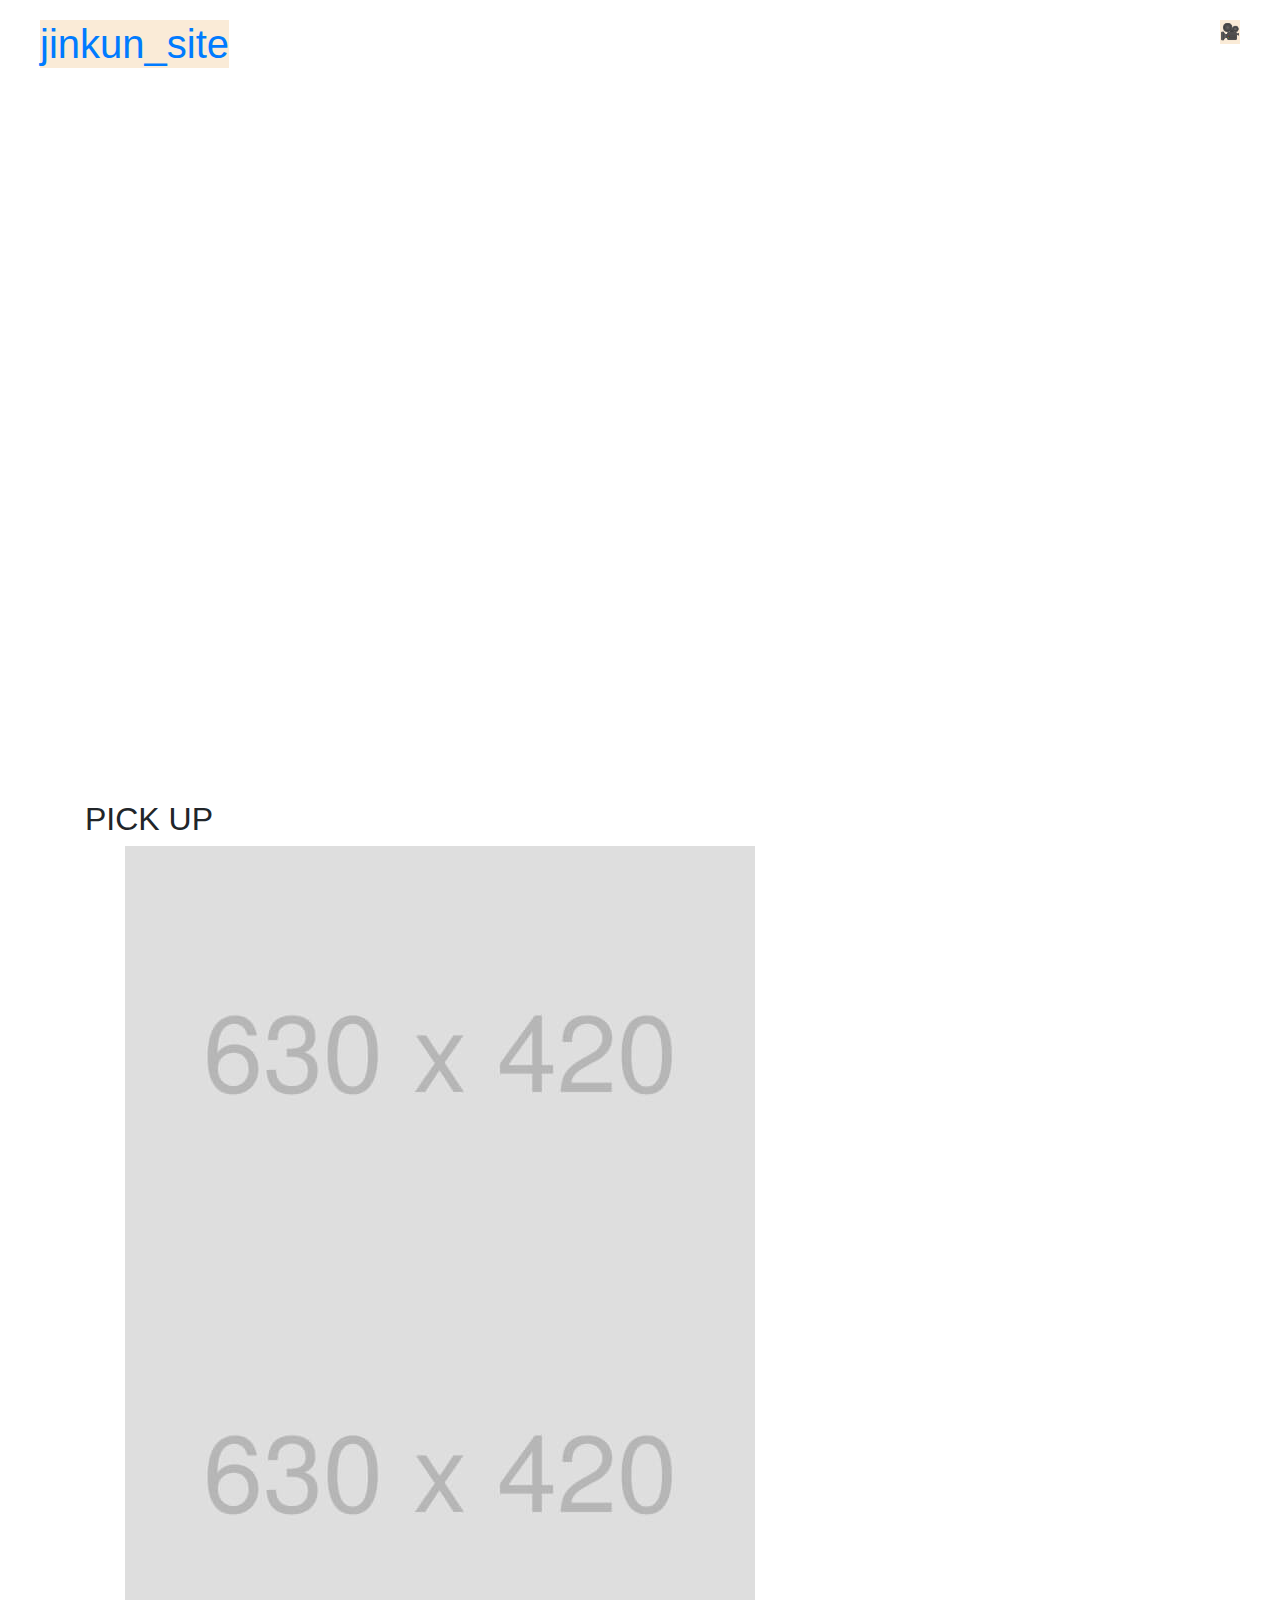
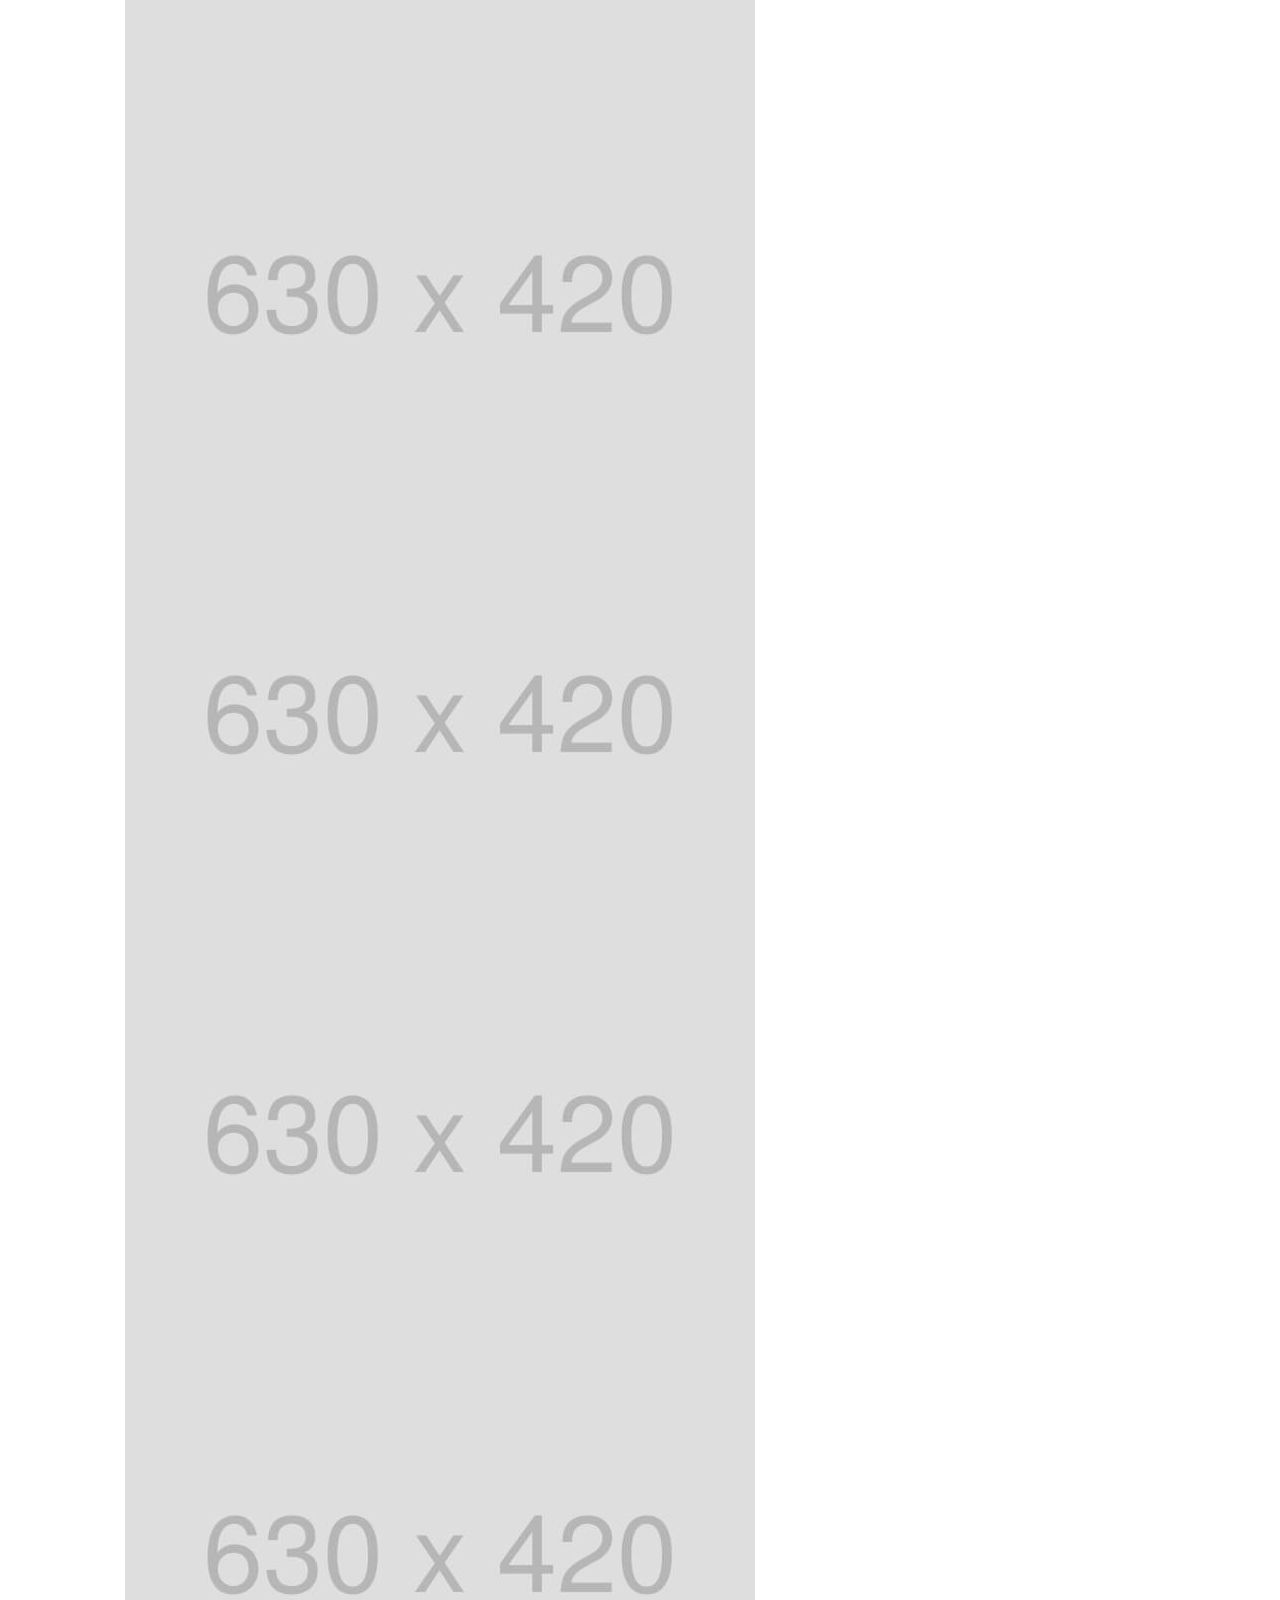
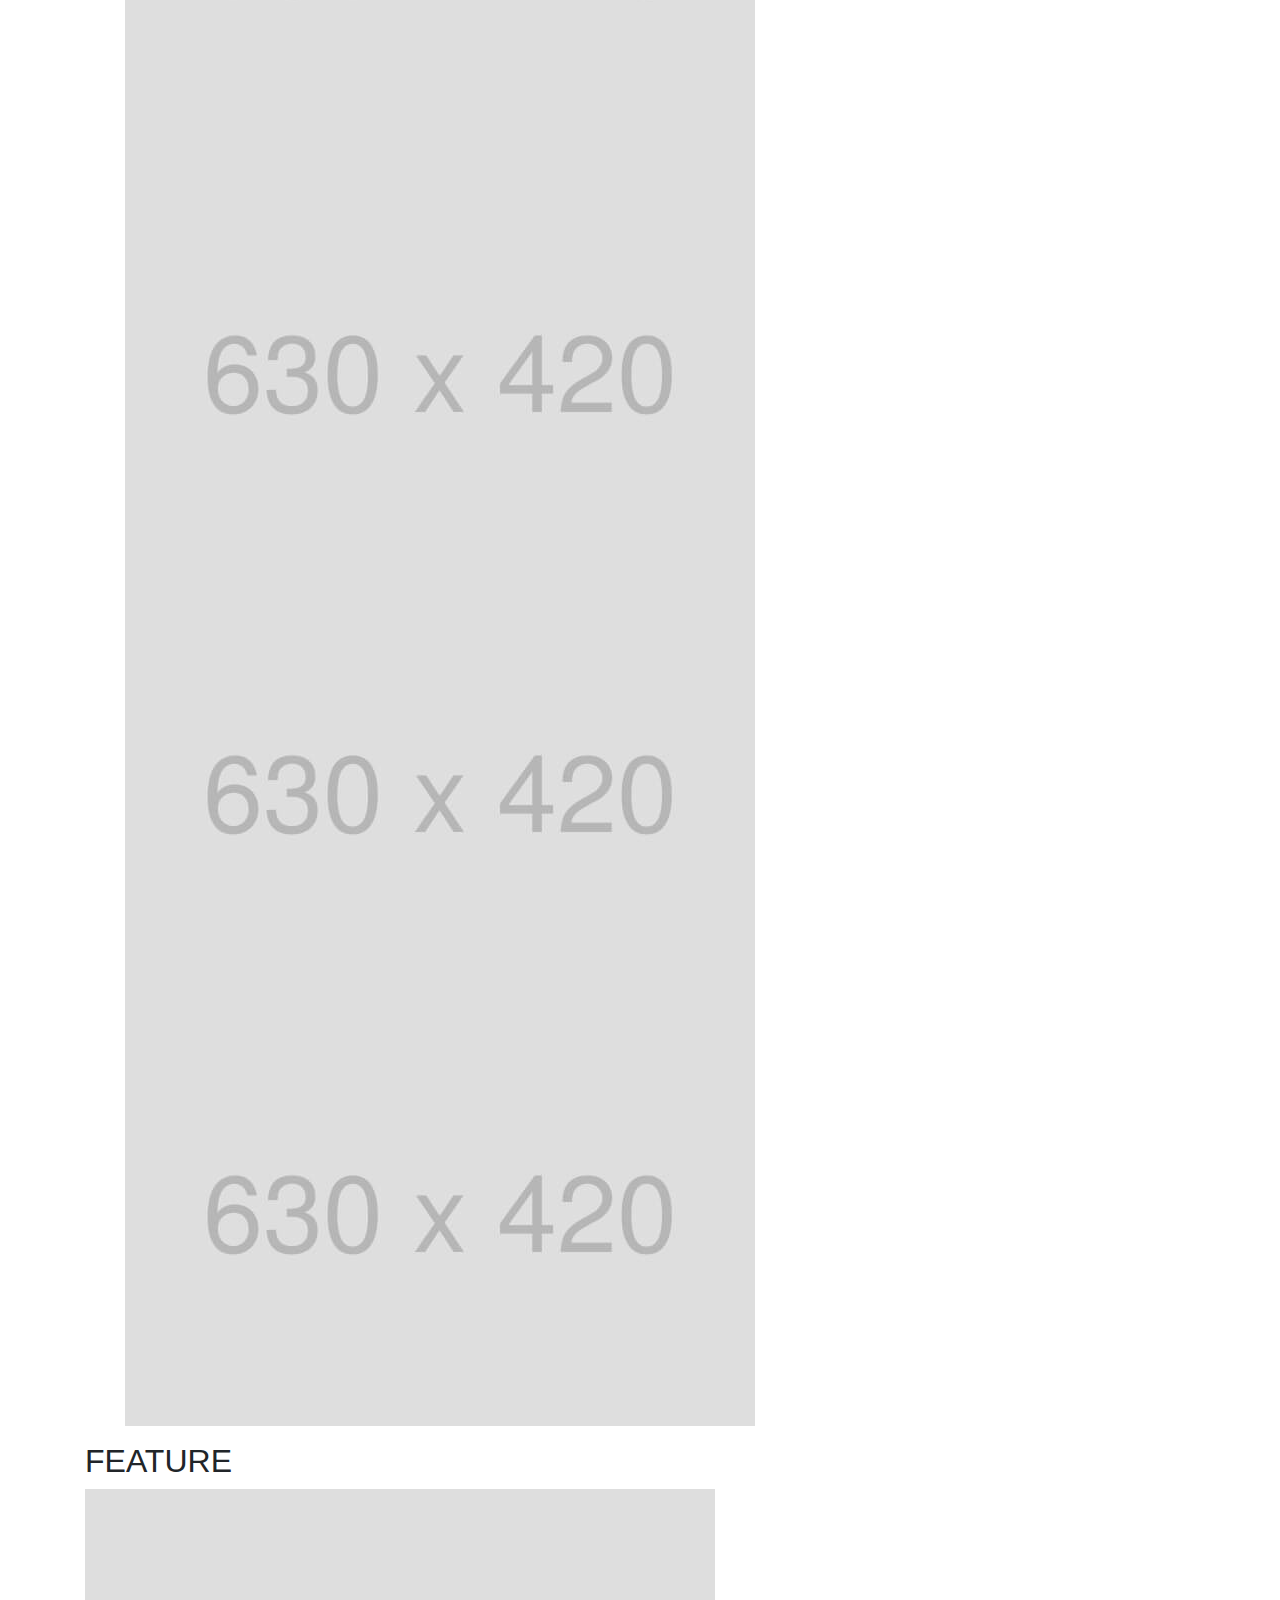
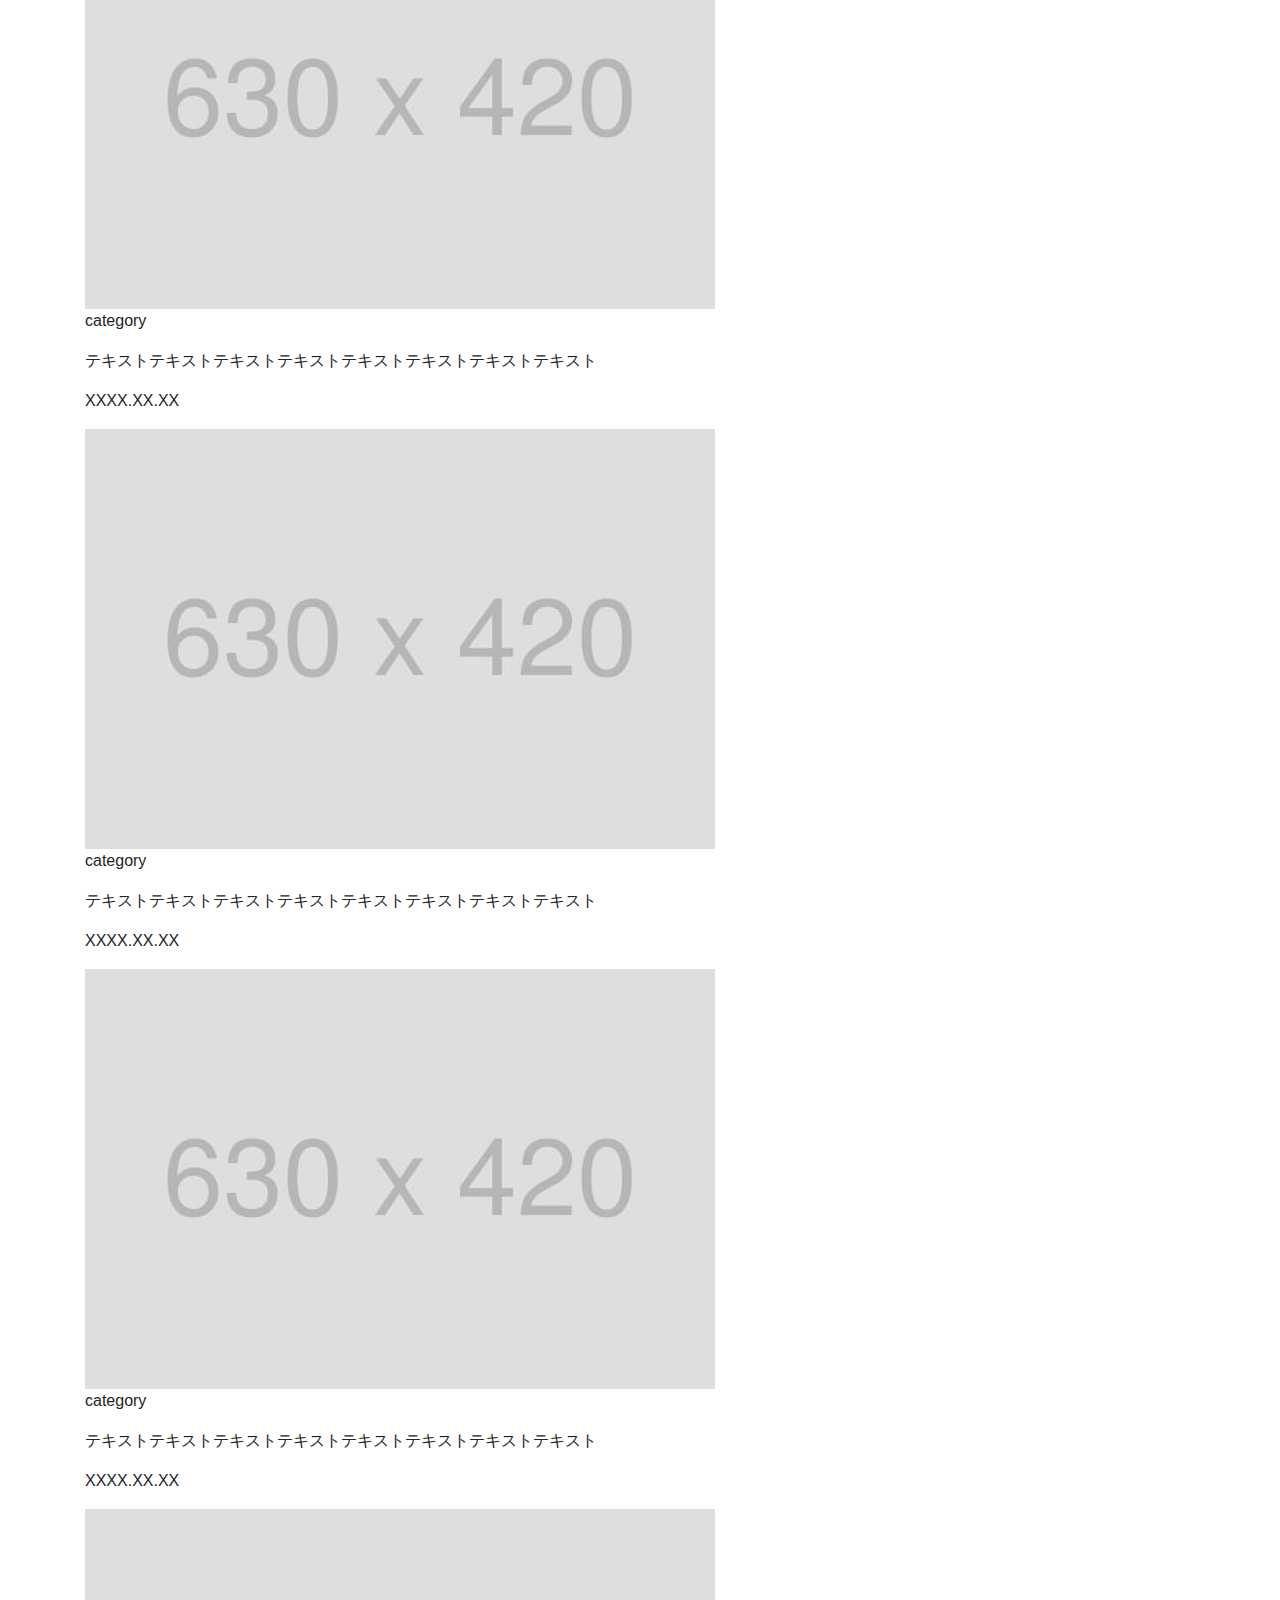
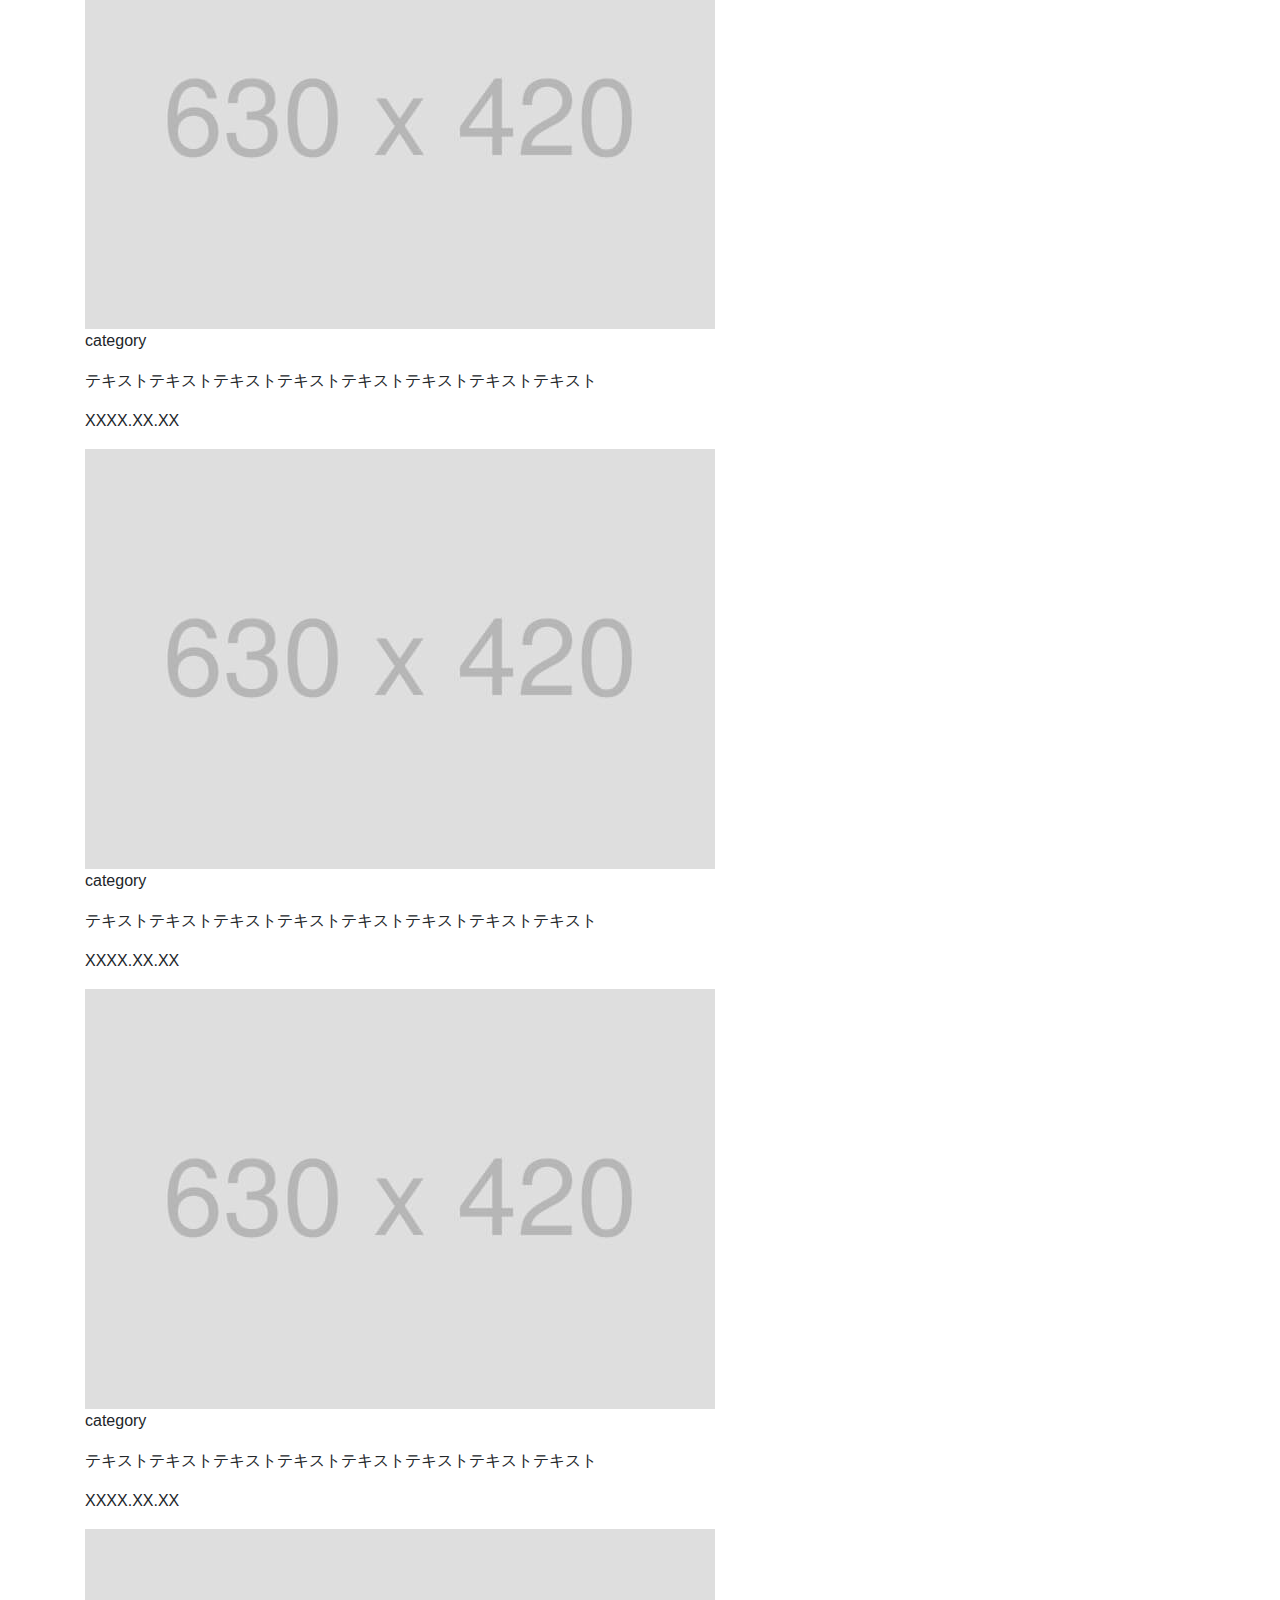
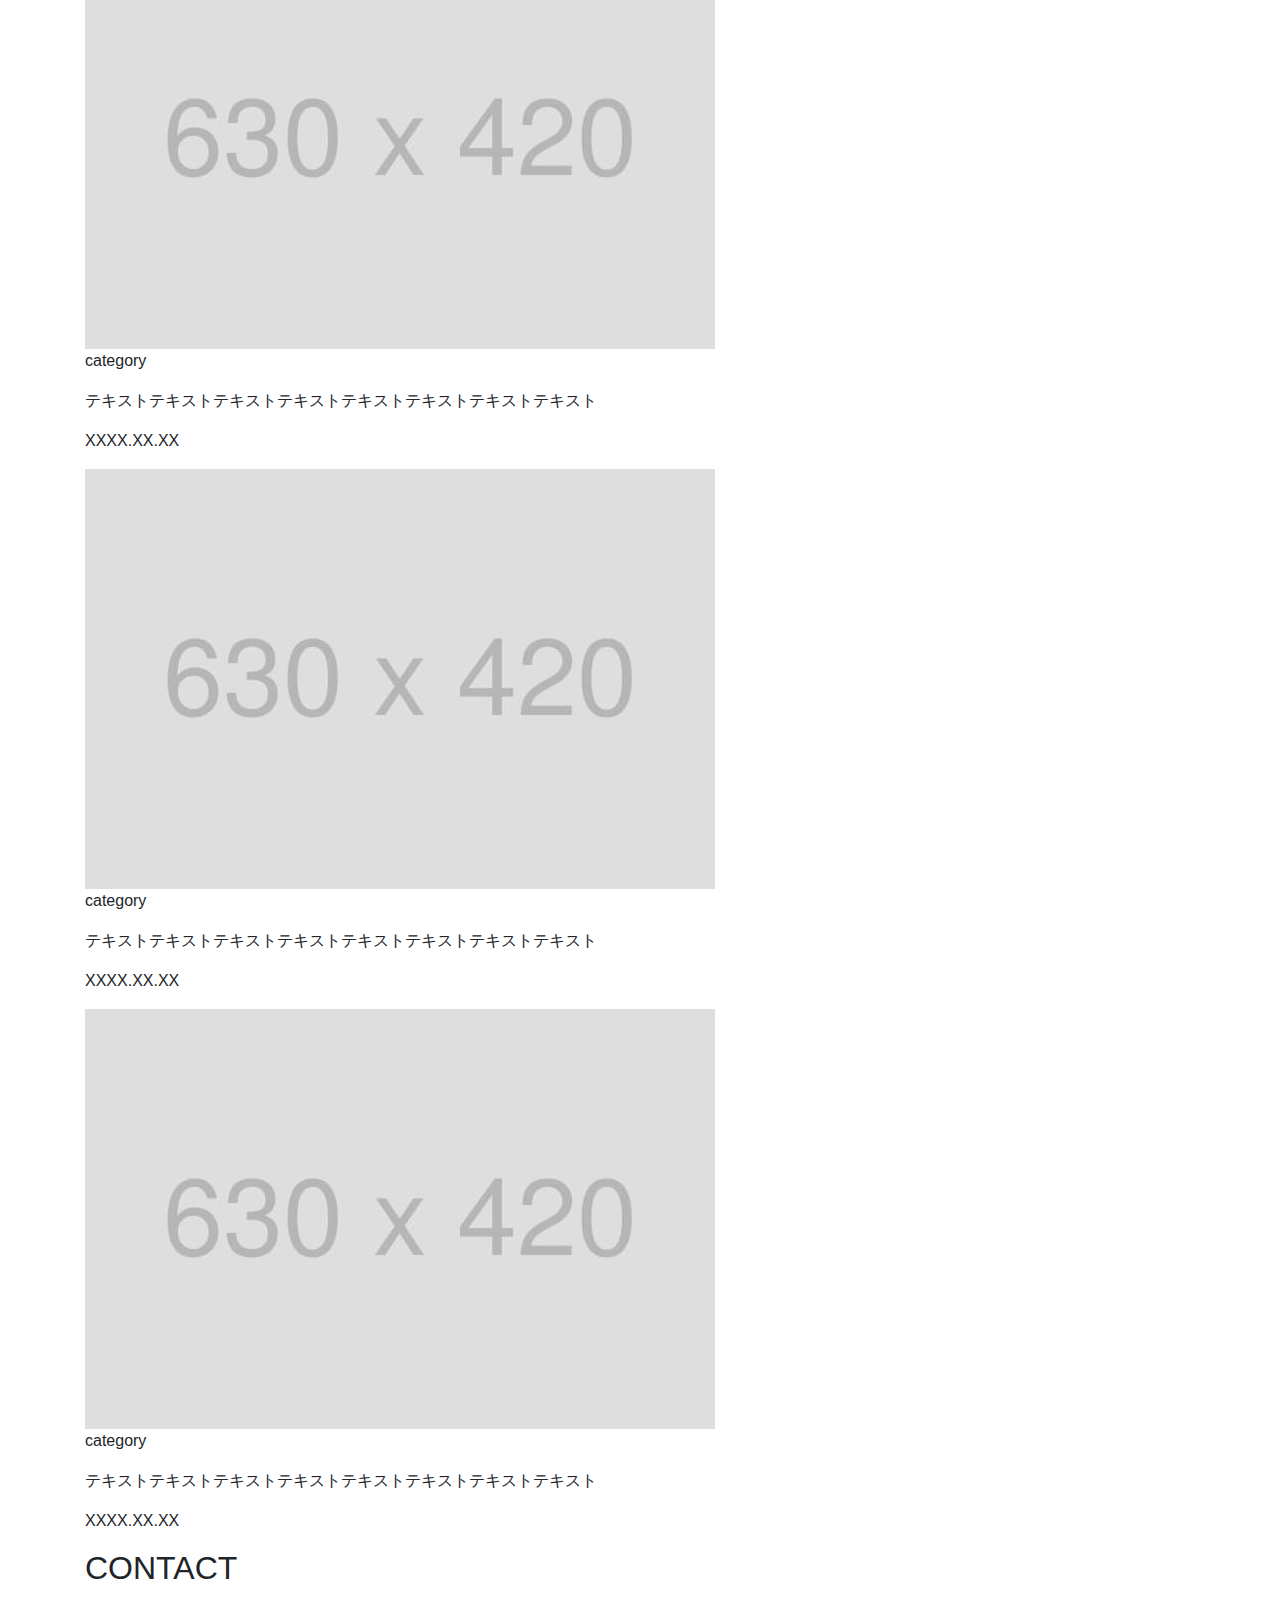
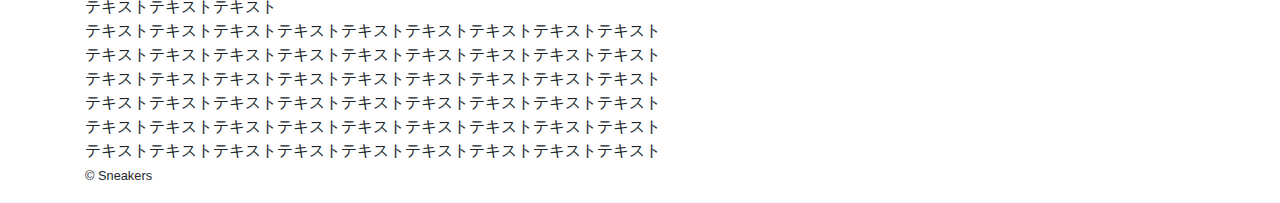
<file: test_site/index.html>
<!DOCTYPE html>
<html lang="en">
<head>
  <meta charset="UTF-8">
  <meta http-equiv="X-UA-Compatible" content="IE=edge">
  <meta name="viewport" content="width=device-width, initial-scale=1.0">
  <link rel="icon" type="image/png" href="img/favicon.png" sizes="16x16" />
  <link rel="stylesheet" href="css/style.css">
  <!-- BootstrapのCSS読み込み -->
  <link rel="stylesheet" href="https://stackpath.bootstrapcdn.com/bootstrap/4.5.2/css/bootstrap.min.css" integrity="sha384-JcKb8q3iqJ61gNV9KGb8thSsNjpSL0n8PARn9HuZOnIxN0hoP+VmmDGMN5t9UJ0Z" crossorigin="anonymous">
  <title>jinkun_site</title>
</head>
<body>
  <div class="container">
    <header>
      <h1 id="logo"><a href="#logo">jinkun_site</a></h1>
      <nav class="nav-right">
        <div class="humberger">🎥</div>
        <ul class="nav-modal">
          <li><a href="#pickup">PICK UP</a></li>
          <li><a href="#feature">FEATURE</a></li>
          <li><a href="#contact">CONTACT</a></li>
        </ul>
      </nav>
    </header>
    <div id="main">
      <div id="video-area">
        <video class="video" src=""></video>
      </div>
      <section id="pickup">
        <h2>PICK UP</h2>
        <ul>
          <li><img src="img/pickup1.jpg" alt="pickup"></li>
          <li><img src="img/pickup2.jpg" alt="pickup"></li>
          <li><img src="img/pickup3.jpg" alt="pickup"></li>
          <li><img src="img/pickup4.jpg" alt="pickup"></li>
          <li><img src="img/pickup5.jpg" alt="pickup"></li>
          <li><img src="img/pickup6.jpg" alt="pickup"></li>
          <li><img src="img/pickup7.jpg" alt="pickup"></li>
          <li><img src="img/pickup8.jpg" alt="pickup"></li>
          <li><img src="img/pickup9.jpg" alt="pickup"></li>
        </ul>
      </section>
      <section id="feature">
        <h2>FEATURE</h2>
          <div class="item">
            <div class="grit_img">
              <img src="img/feature1.jpg" alt="feature">
            </div>
            <div class="grit-text-box">
              <p class="grit-category">category</p>
              <p class="grit-text">テキストテキストテキストテキストテキストテキストテキストテキスト</p>
              <p class="grit-date">XXXX.XX.XX</p>
            </div>
          </div>
          <div class="item">
            <div class="grit_img">
              <img src="img/feature2.jpg" alt="feature">
            </div>
            <div class="grit-text-box">
              <p class="grit-category">category</p>
              <p class="grit-text">テキストテキストテキストテキストテキストテキストテキストテキスト</p>
              <p class="grit-date">XXXX.XX.XX</p>
            </div>
          </div>
          <div class="item">
            <div class="grit_img">
              <img src="img/feature3.jpg" alt="feature">
            </div>
            <div class="grit-text-box">
              <p class="grit-category">category</p>
              <p class="grit-text">テキストテキストテキストテキストテキストテキストテキストテキスト</p>
              <p class="grit-date">XXXX.XX.XX</p>
            </div>
          </div>
          <div class="item">
            <div class="grit_img">
              <img src="img/feature4.jpg" alt="feature">
            </div>
            <div class="grit-text-box">
              <p class="grit-category">category</p>
              <p class="grit-text">テキストテキストテキストテキストテキストテキストテキストテキスト</p>
              <p class="grit-date">XXXX.XX.XX</p>
            </div>
          </div>
          <div class="item">
            <div class="grit_img">
              <img src="img/feature5.jpg" alt="feature">
            </div>
            <div class="grit-text-box">
              <p class="grit-category">category</p>
              <p class="grit-text">テキストテキストテキストテキストテキストテキストテキストテキスト</p>
              <p class="grit-date">XXXX.XX.XX</p>
            </div>
          </div>
          <div class="item">
            <div class="grit_img">
              <img src="img/feature6.jpg" alt="feature">
            </div>
            <div class="grit-text-box">
              <p class="grit-category">category</p>
              <p class="grit-text">テキストテキストテキストテキストテキストテキストテキストテキスト</p>
              <p class="grit-date">XXXX.XX.XX</p>
            </div>
          </div>
          <div class="item">
            <div class="grit_img">
              <img src="img/feature7.jpg" alt="feature">
            </div>
            <div class="grit-text-box">
              <p class="grit-category">category</p>
              <p class="grit-text">テキストテキストテキストテキストテキストテキストテキストテキスト</p>
              <p class="grit-date">XXXX.XX.XX</p>
            </div>
          </div>
          <div class="item">
            <div class="grit_img">
              <img src="img/feature8.jpg" alt="feature">
            </div>
            <div class="grit-text-box">
              <p class="grit-category">category</p>
              <p class="grit-text">テキストテキストテキストテキストテキストテキストテキストテキスト</p>
              <p class="grit-date">XXXX.XX.XX</p>
            </div>
          </div>
          <div class="item">
            <div class="grit_img">
              <img src="img/feature9.jpg" alt="feature">
            </div>
            <div class="grit-text-box">
              <p class="grit-category">category</p>
              <p class="grit-text">テキストテキストテキストテキストテキストテキストテキストテキスト</p>
              <p class="grit-date">XXXX.XX.XX</p>
            </div>
          </div>
      </section>
      <section id="contact">
        <h2>CONTACT</h2>
        <div class="contact-info">
          <div class="contact-text-top">テキストテキストテキスト</div>
          <div class="contact-text-sub">テキストテキストテキストテキストテキストテキストテキストテキストテキスト<br>テキストテキストテキストテキストテキストテキストテキストテキストテキスト<br>テキストテキストテキストテキストテキストテキストテキストテキストテキスト</div>
          <div class="contact-text-sub2">テキストテキストテキストテキストテキストテキストテキストテキストテキスト<br>テキストテキストテキストテキストテキストテキストテキストテキストテキスト<br>テキストテキストテキストテキストテキストテキストテキストテキストテキスト</div>
        </div>
        <div class="contact-form"></div>
      </section>
    </div>
    <footer>
      <p><small>&copy; Sneakers</small></p>
    </footer>
  </div>
  <!-- BootstrapのJavascript読み込み -->
  <script src="https://stackpath.bootstrapcdn.com/bootstrap/4.5.2/js/bootstrap.min.js" integrity="sha384-B4gt1jrGC7Jh4AgTPSdUtOBvfO8shuf57BaghqFfPlYxofvL8/KUEfYiJOMMV+rV" crossorigin="anonymous"></script>
</body>
</html>
</file>
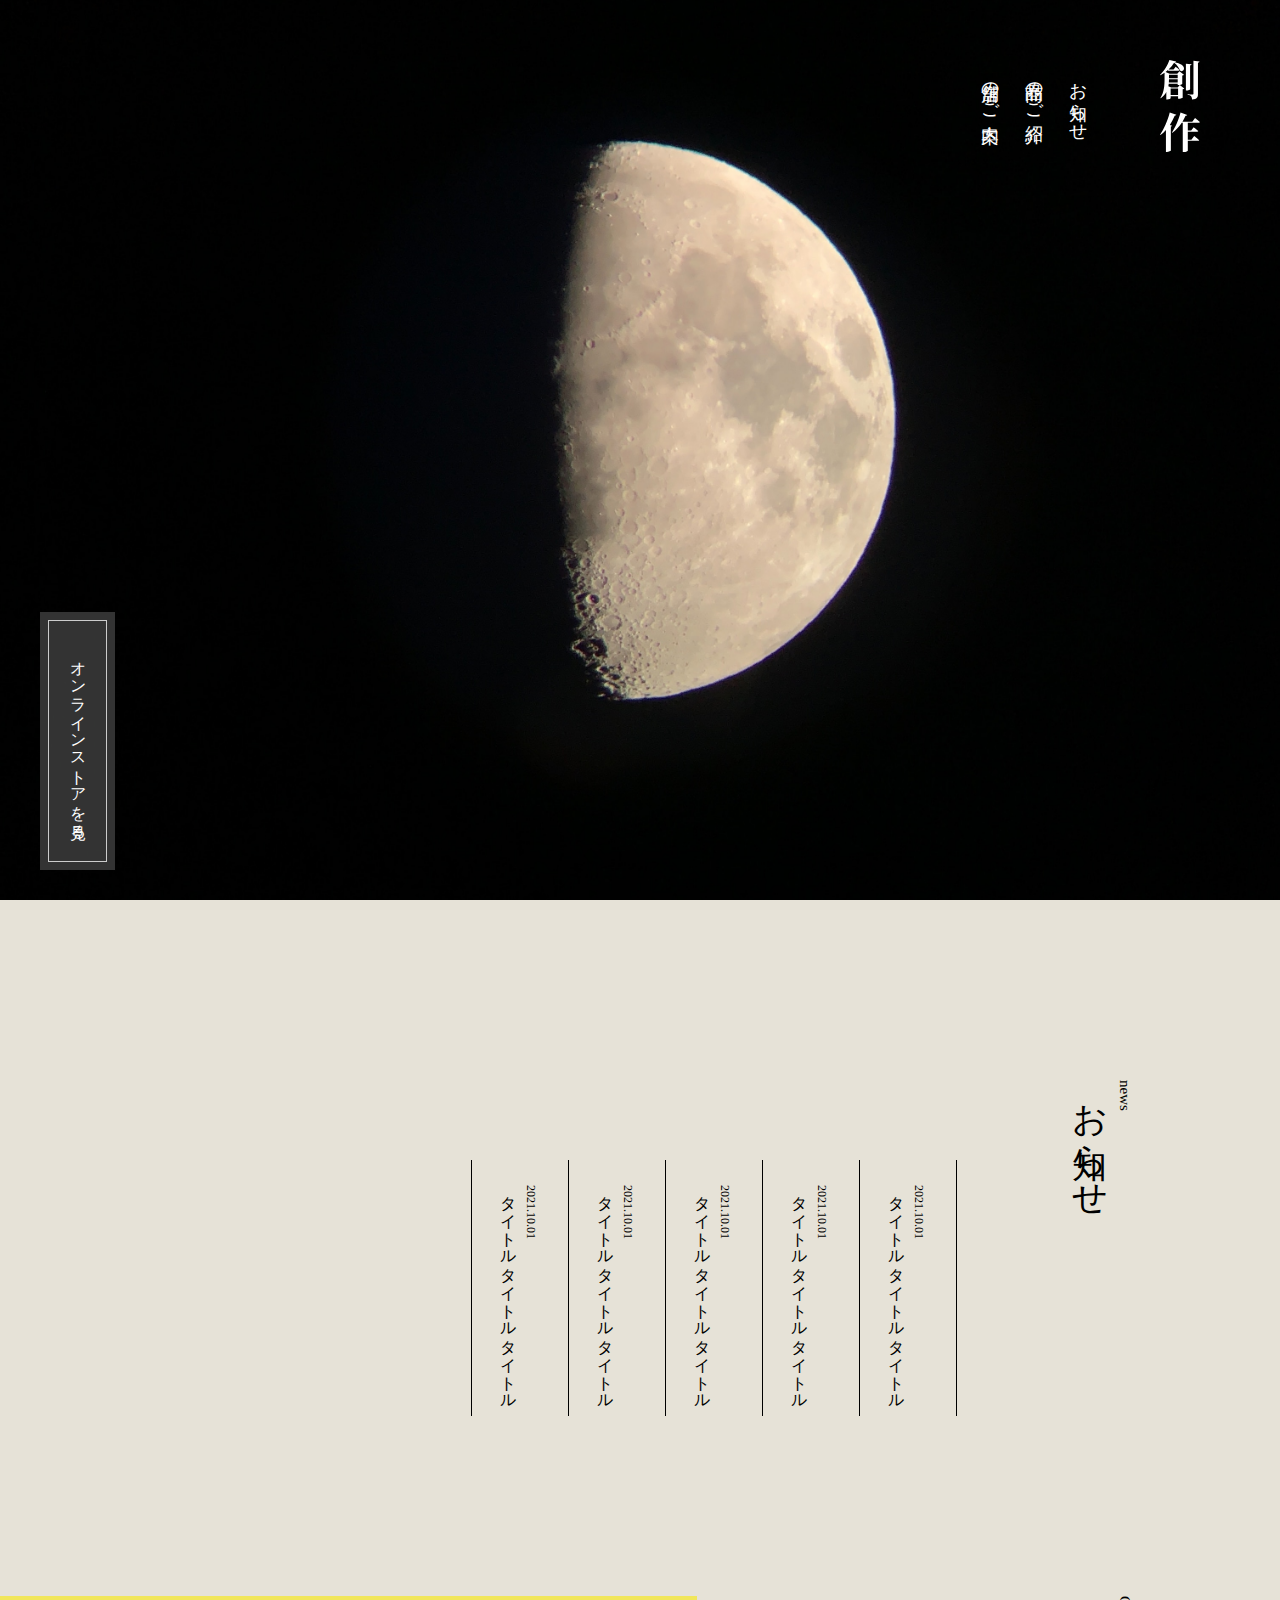
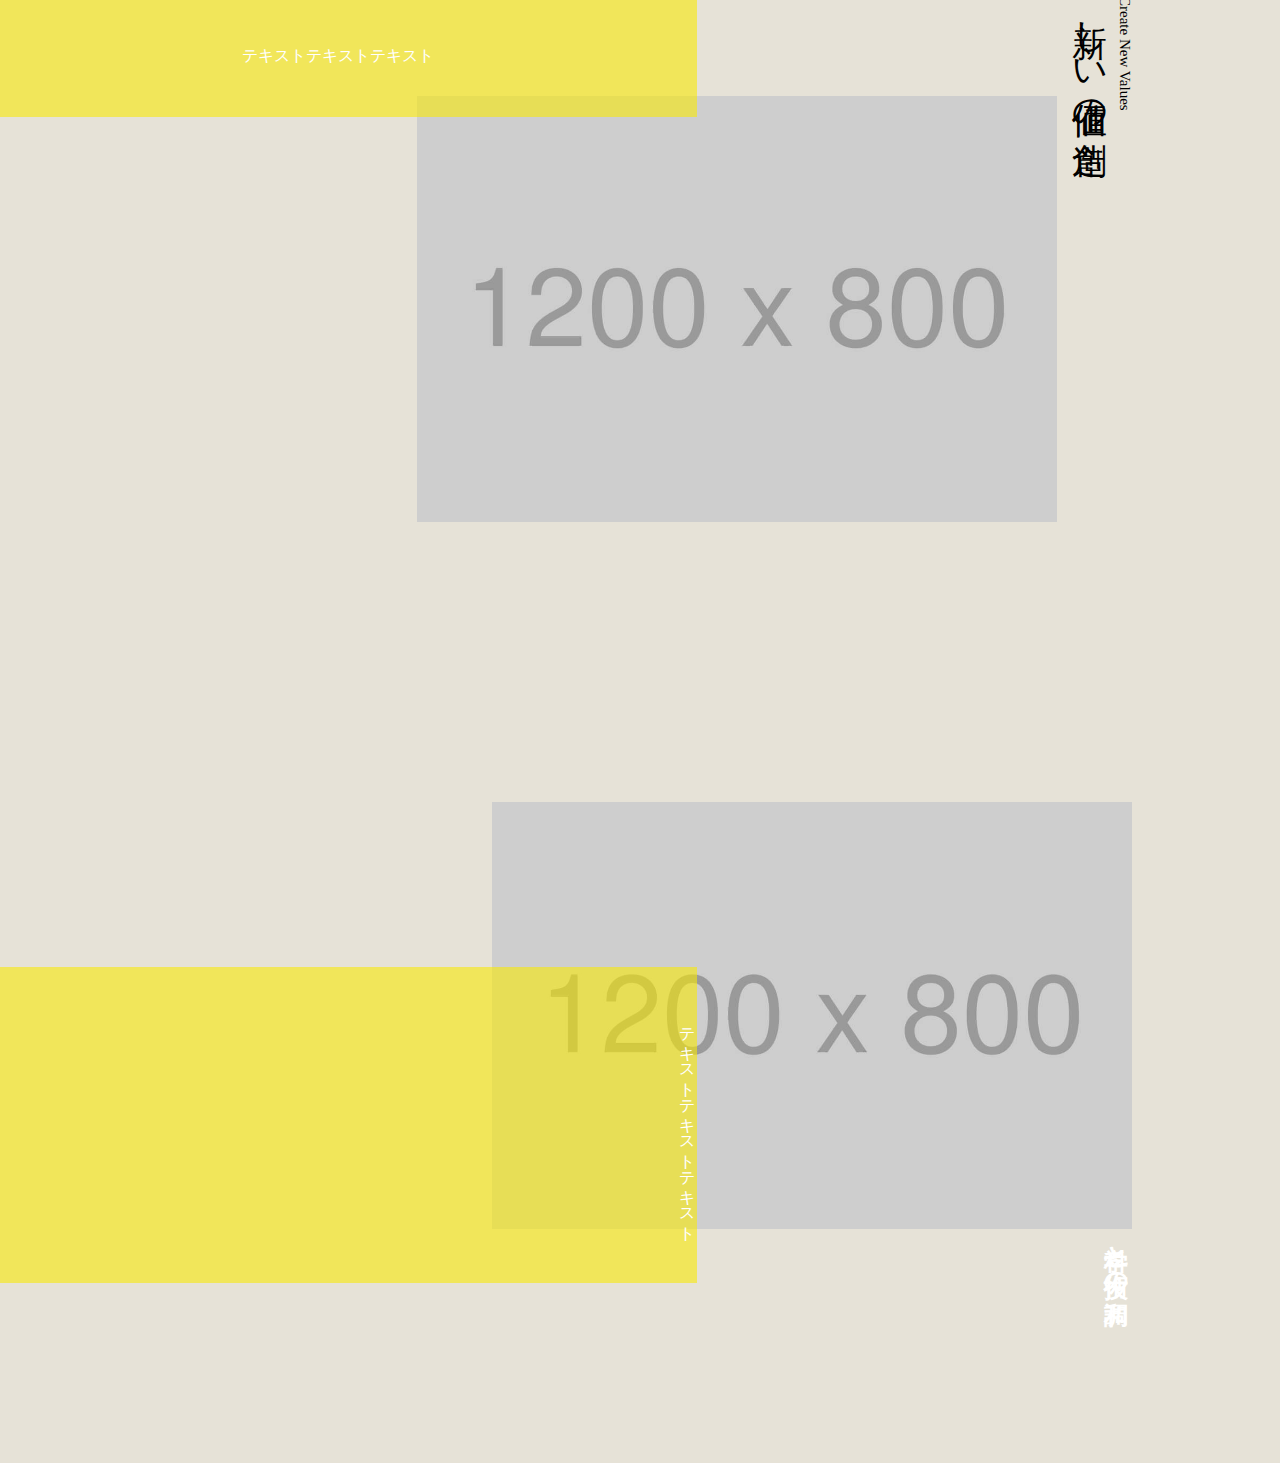
<file: pref_site/html/index.html>
<!DOCTYPE html>
<html lang="en">
<head>
  <meta charset="UTF-8">
  <meta http-equiv="X-UA-Compatible" content="IE=edge">
  <meta name="viewport" content="width=device-width, initial-scale=1.0">
  <link rel="icon" href="../img/favicon.ico" />
  <link rel="stylesheet" href="../css/reset.min.css" type="text/css">
  <link rel="stylesheet" href="../css/style.css" type="text/css">
  <title>創作</title>
</head>
<body>
  <header>
    <h1 class="logo"><img src="../img/logo.svg" alt=""></h1>
    <nav>
      <ul>
        <li><a href="#news">お知らせ</a></li>
        <li><a href="#products1">商品のご紹介</a></li>
        <li><a href="#shop">店舗のご案内</a></li>
      </ul>
    </nav>
    <div class="btn_online"><a href="">オンラインストアを見る</a></div>
  </header>
  <main>
    <section id="news" class="wrapper">
      <h2 class="sub_title"><span class="en">news</span><span class="ja">お知らせ</span></h2>
      <dl class="list">
        <dt>2021.10.01</dt>
        <dd>タイトルタイトルタイトル</dd>
        <dt>2021.10.01</dt>
        <dd>タイトルタイトルタイトル</dd>
        <dt>2021.10.01</dt>
        <dd>タイトルタイトルタイトル</dd>
        <dt>2021.10.01</dt>
        <dd>タイトルタイトルタイトル</dd>
        <dt>2021.10.01</dt>
        <dd>タイトルタイトルタイトル</dd>
      </dl>
    </section>
    <section id="products1" class="products wrapper">
      <h2 class="sub_title"><span class="en">Create New Values</span><span class="ja">新しい価値の創造</span></h2>
      <h2 class="section_title"></h2>
      <img src="../img/products1.jpg" alt="">
      <p class="text">テキストテキストテキスト</p>
    </section>
    <section id="products2" class="products wrapper">
      <h2 class="section_title2">科学と技術の調和</h2>
      <img src="../img/products2.jpg" alt="">
      <p class="text">テキストテキストテキスト</p>
    </section>

    <div id="shop">

    </div>
  </main>
  <footer>

  </footer>
</body>
</html>
</file>
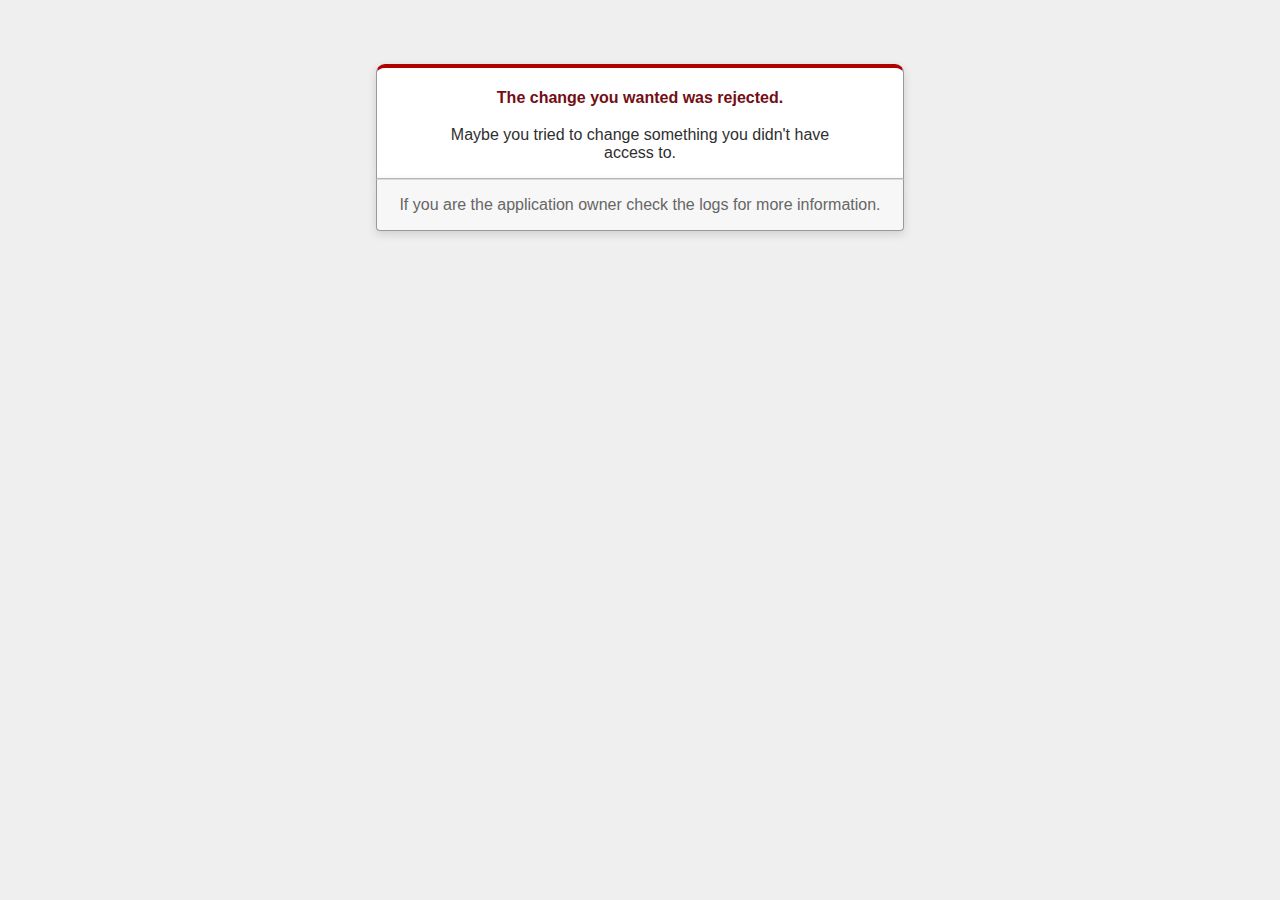
<file: mondai/public/422.html>
<!DOCTYPE html>
<html>
<head>
  <title>The change you wanted was rejected (422)</title>
  <meta name="viewport" content="width=device-width,initial-scale=1">
  <style>
  .rails-default-error-page {
    background-color: #EFEFEF;
    color: #2E2F30;
    text-align: center;
    font-family: arial, sans-serif;
    margin: 0;
  }

  .rails-default-error-page div.dialog {
    width: 95%;
    max-width: 33em;
    margin: 4em auto 0;
  }

  .rails-default-error-page div.dialog > div {
    border: 1px solid #CCC;
    border-right-color: #999;
    border-left-color: #999;
    border-bottom-color: #BBB;
    border-top: #B00100 solid 4px;
    border-top-left-radius: 9px;
    border-top-right-radius: 9px;
    background-color: white;
    padding: 7px 12% 0;
    box-shadow: 0 3px 8px rgba(50, 50, 50, 0.17);
  }

  .rails-default-error-page h1 {
    font-size: 100%;
    color: #730E15;
    line-height: 1.5em;
  }

  .rails-default-error-page div.dialog > p {
    margin: 0 0 1em;
    padding: 1em;
    background-color: #F7F7F7;
    border: 1px solid #CCC;
    border-right-color: #999;
    border-left-color: #999;
    border-bottom-color: #999;
    border-bottom-left-radius: 4px;
    border-bottom-right-radius: 4px;
    border-top-color: #DADADA;
    color: #666;
    box-shadow: 0 3px 8px rgba(50, 50, 50, 0.17);
  }
  </style>
</head>

<body class="rails-default-error-page">
  <!-- This file lives in public/422.html -->
  <div class="dialog">
    <div>
      <h1>The change you wanted was rejected.</h1>
      <p>Maybe you tried to change something you didn't have access to.</p>
    </div>
    <p>If you are the application owner check the logs for more information.</p>
  </div>
</body>
</html>
</file>
<file: test_site/css/style.css>
@charset "utf-8";
html {
	font-size: 100%;
}
ul{
  list-style: none;
}
#main{
  margin-top: 100px;
}
body {
  color: #121212;
  font-size: 0.9rem;
  line-height: 1.7;
}
a {
  color: #121212;
  text-decoration: none;
}
img {
  max-width: 100%;
}
li {
  list-style: none;
}
header {
  background-color: #121212;
  width: 100%;
  display: flex;
  justify-content: space-between;
  padding: 20px 40px;
  position: fixed;
  top: 0;
  right: 0;
  z-index: 10;
  background-color: #fff;
}
#logo{
  float: left;
  background-color: antiquewhite;
}
#video-area{
  height: 700px;
  width: 100%;
}
.video{
  height: 100vh;
  width:100%;
}
.nav,.humberger{
  float: right;
  background-color: antiquewhite;
}
.nav-modal{
  display: none;
}
</file>
<file: pref_site/css/style.css>
@charset "utf-8";


/* all */
html{
  font-size: 100%;
  font-family: 'Noto Serif JP';
  box-sizing: border-box;
}
body {
  background-color: #e6e2d7;
  color: #000;
  font-family: 'Noto Serif JP', serif;
}
img {
  max-width: 100%;
  vertical-align: bottom;
}

/* ヘッダー */
header {
  width: 100%;
  height: 100vh;
  background-image: url(../img/mainvisual-pc.jpg);
  background-size: cover;
  background-position: center center;
  background-repeat: no-repeat;
  padding: 60px 80px;
  margin-bottom: 180px;
  position: relative;
  writing-mode: vertical-rl;
  -webkit-writing-mode: vertical-rl;
  -moz-writing-mode: vertical-rl;
  -ms-writing-mode: tb-rl;
}
.logo{
  line-height: 1px;
  margin-left: 60px;
  width: 40px;
}
body {
  color: rgb(255, 255, 255);
	margin: 0;
	padding: 0;
	font-size: 100%;
}
a{
  text-decoration: none;
  color: rgb(255, 255, 255);
}
.btn_online{
  background: rgba(255,255,255,0.2);
  padding: 8px;
  position: absolute;
  left: 40px;
  bottom: 30px;
}
.btn_online a{
  display: block;
  border: solid 1px #ccc;
  padding: 30px 18px;
}
ul{
  padding: 10px;
  list-style: none;
}
nav ul li{
  margin-left: 20px;
  font-size: 18px;
}

/* main */
.wrapper {
  width: 90%;
  max-width: 1024px;
  margin: 0 auto;
  padding: 0 20px;
}
main{
  display: block;
}
#news{
  margin-bottom: 180px;
  color: #000;
  display: flex;
  flex-direction: row-reverse;
}
.list{
  padding: 80px 100px 0 0;
  writing-mode: vertical-rl;
  -webkit-writing-mode: vertical-rl;
}
.sub_title{
  font-weight: normal;
  color: #000;
  line-height: 1;
  writing-mode: vertical-rl;
  -webkit-writing-mode: vertical-rl;
}
.en{
  display: block;
  margin-left: 10px;
  font-size: 15px;
}
.ja{
  display: block;
  margin-left: 15px;
  font-size: 35px;
}
.list dt{
  border-right: solid 0.5px #000;
  padding: 25px 30px 15px 5px;
  font-size: 12px;
}
.list dd{
  padding: 25px 0 15px 25px;
}
.list dd:last-child {
  border-left: solid 0.5px #000;
}
.products {
  display: flex;
  margin-bottom: 180px;
}
.products img {
  width: 65%;
  margin-top: 100px;
  position: relative;
}
#products1{
  flex-direction: row-reverse;
}
.products .text{
  width: 56%;
  color: #fff;
  padding: 50px 0;
  text-align: center;
  position: absolute;
}
#products1 .text{
  background: rgba(249, 233, 6, 0.6);
  left: -20px;
}
#products2{
  flex-direction: row-reverse;
  writing-mode: vertical-rl;
  -webkit-writing-mode: vertical-rl;
}
#products2 .text{
  background: rgba(249, 233, 6, 0.6);
  left: -20px;
}
</file>
